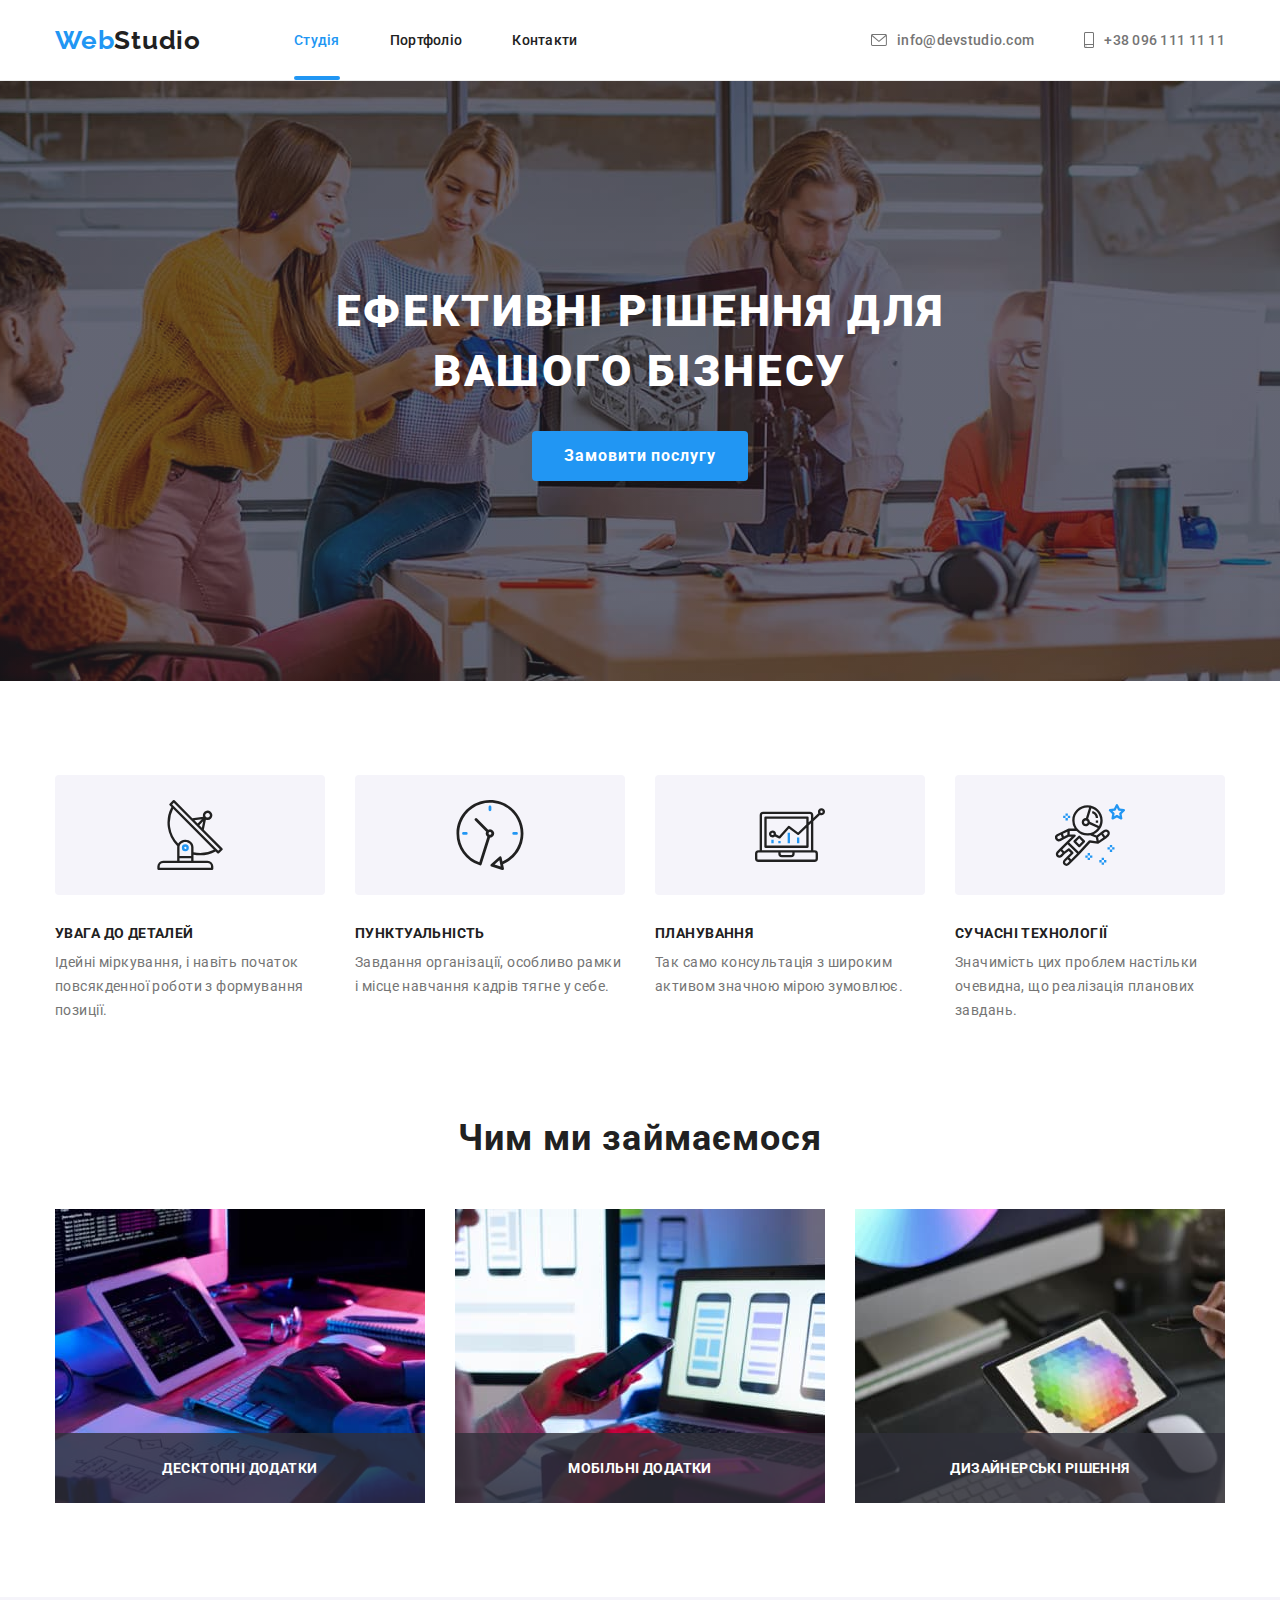
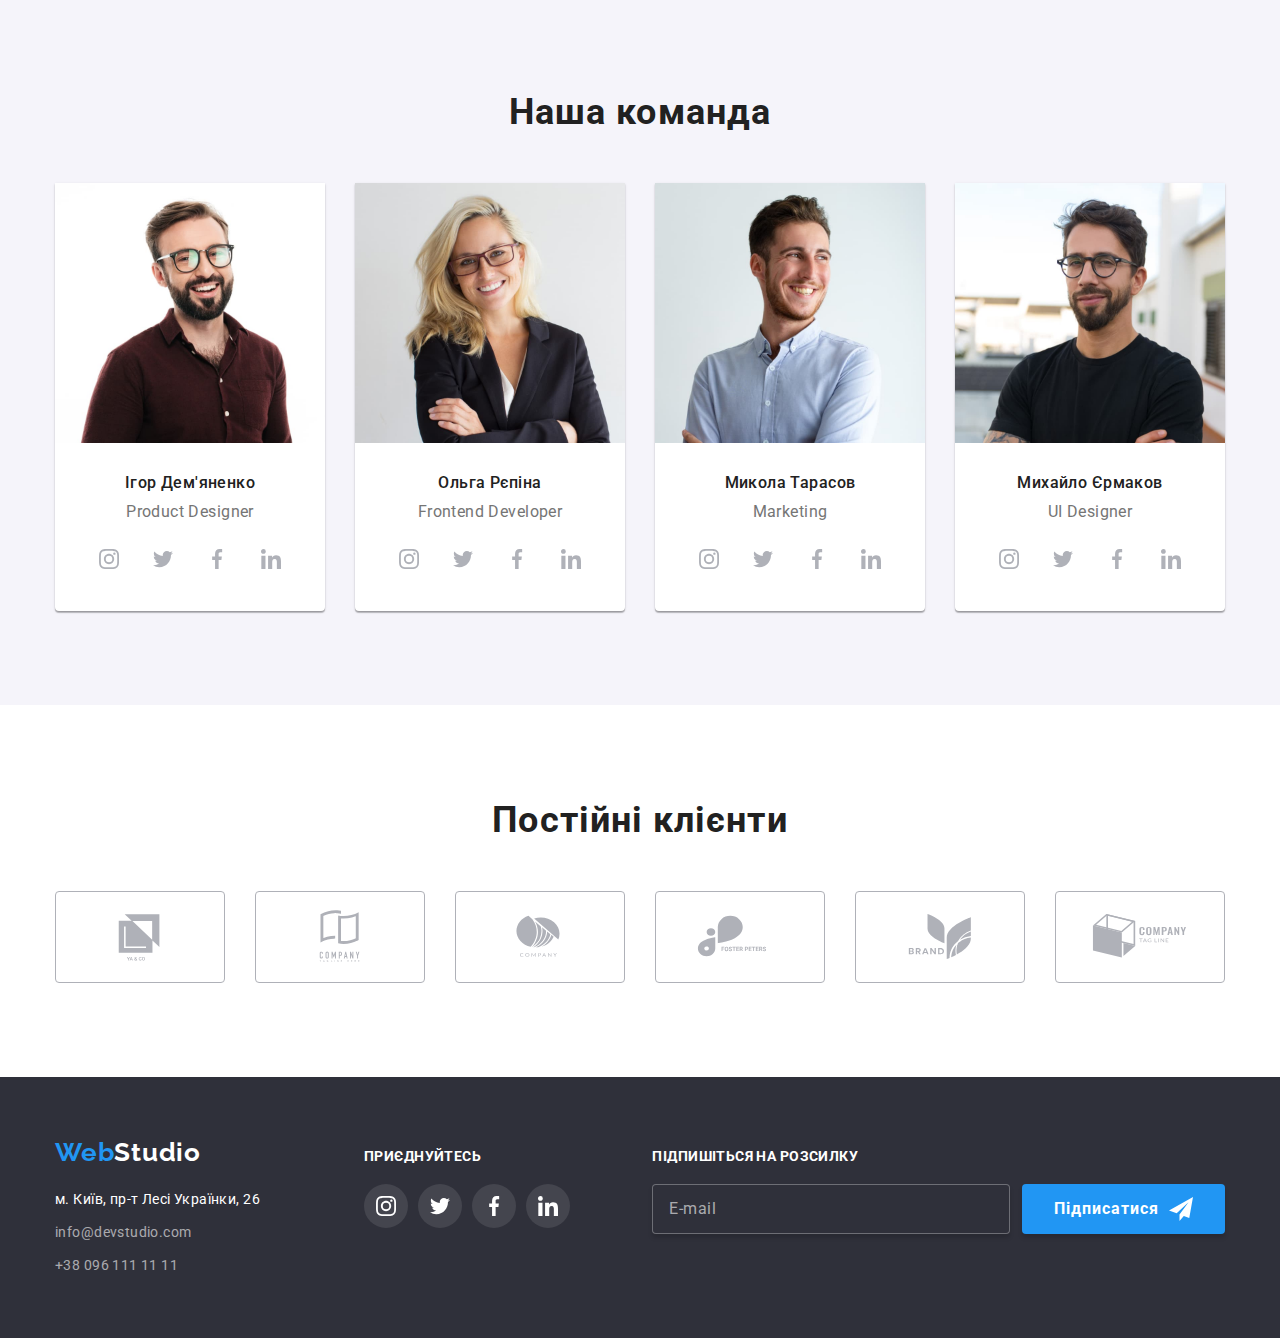
<file: index.html>
<!DOCTYPE html>
<html lang="uk">
<head>
    <meta charset="UTF-8">
    <meta http-equiv="X-UA-Compatible" content="IE=edge">
    <meta name="viewport" content="width=device-width, initial-scale=1.0">
    <title>Студія</title>
    <link rel="stylesheet" href="https://cdn.jsdelivr.net/npm/modern-normalize@1.1.0/modern-normalize.min.css">
    <link rel="preconnect" href="https://fonts.googleapis.com">
    <link rel="preconnect" href="https://fonts.gstatic.com" crossorigin>
    <link href="https://fonts.googleapis.com/css2?family=Raleway:wght@700&family=Roboto:wght@400;500;700;900&display=swap" rel="stylesheet">
    <link rel="stylesheet" href="./css/main.min.css">

</head>
<body>

    <!-- HEADER SECTION -->

    <header class="page-header">
        <div class="container page-header-container">
            <nav class="page-nav">
            
                <!-- logo -->
            
                <a href="./index.html" class="logo link"><span class="web-logo">Web</span>Studio</a>
            
                <!-- navigation menu list -->

                <ul class="menu list">
                    <li class="menu__item">
                        <a class="menu__link menu__link_current link" href="./index.html">Студія</a>
                    </li>
                    <li class="menu__item">
                        <a class="menu__link link" href="./portfolio.html">Портфоліо</a>
                    </li>
                    <li class="menu__item">
                        <a class="menu__link link"  href="#contacts">Контакти</a>
                    </li>
                </ul>
            </nav>

            <!-- navigation contact list -->

            <ul class="contacts list text">
                <li class="contacts__item">
                    <a class="contacts__link link" href="mailto:info@devstudio.com">
                        <svg aria-label="Конверт" class="icons-header" width="16px" height="12px">
                            <use href="./images/icons.svg#icon-envelope"></use>
                        </svg>
                        info@devstudio.com
                    </a>
                </li>
                <li class="contacts__item">
                    <a class="contacts__link link" href="tel:+380961111111">
                        <svg aria-label="Смартфон" class="icons-header" width="10px" height="16px">
                            <use href="./images/icons.svg#icon-smartphone"></use>
                        </svg>
                        +38 096 111 11 11
                    </a>
                </li>
            </ul>
        </div>
    </header>
    
    <!-- MAIN SECTION -->

    <main>
        
        <!-- hero section -->

        <section class="hero">
            <div class="container">
                <h1 class="hero-title">Ефективні рішення для вашого бізнесу</h1>
                <button type="button" class="button-studio" data-modal-open>Замовити послугу</button>
            </div>
        </section>

        <!-- our advantages section -->

        <section class="advanteges section">
            <div class="container">
                <h2 class="visually-hidden section-title">Наші переваги</h2>
                <ul class="advanteges-list list">
                    <li class="advanteges-list__items">
                        <div class="advanteges__block">
                            <svg class="advanteges__icon">
                                <use href="./images/icons.svg#icon-antenna"></use>
                            </svg>
                        </div>
                        <h3 class="advanteges__title">Увага до деталей</h3>
                        <p class="advanteges__text">Ідейні міркування, і навіть початок повсякденної роботи з формування позиції.</p>
                    </li>
                    <li class="advanteges-list__items">
                        <div class="advanteges__block">
                            <svg class="advanteges__icon">
                                <use href="./images/icons.svg#icon-clock"></use>
                            </svg>
                            </div>
                        <h3 class="advanteges__title">Пунктуальність</h3>
                        <p class="advanteges__text">Завдання організації, особливо рамки і місце навчання кадрів тягне у себе.</p>
                    </li>
                    <li class="advanteges-list__items">
                        <div class="advanteges__block">
                            <svg class="advanteges__icon">
                                <use href="./images/icons.svg#icon-diagram"></use>
                            </svg>
                            </div>
                        <h3 class="advanteges__title">Планування</h3>
                        <p class="advanteges__text">Так само консультація з широким активом значною мірою зумовлює.</p>
                    </li>
                    <li class="advanteges-list__items">
                        <div class="advanteges__block">
                            <svg class="advanteges__icon">
                                <use href="./images/icons.svg#icon-astronaut"></use>
                            </svg>
                            </div>
                        <h3 class="advanteges__title">Сучасні технології</h3>
                        <p class="advanteges__text">Значимість цих проблем настільки очевидна, що реалізація планових завдань.</p>
                    </li>
                </ul>
            </div>
        </section>

        <!-- "what do we do?" section -->

        <section class="services">
            <div class="container">
                <h2 class="section-title">Чим ми займаємося</h2>
                <ul class="section-list list">
                    <li>
                        <div class="services-block">
                            <img
                                src="./images/keyboard.jpg"
                                alt="Користувач набирає код на клавіатурі"
                                width="370">
                            <p class="services-block__overlay">Десктопні додатки</p>
                        </div>
                    </li>
                    <li>
                        <div class="services-block">
                            <img
                                src="./images/laptop.jpg"
                                alt="Користувач працює за ноутбуком"
                                width="370">
                            <p class="services-block__overlay">Мобільні додатки</p>
                        </div>
                    </li>
                    <li>
                        <div class="services-block">
                            <img
                                src="./images/tablet.jpg"
                                alt="Користувач працює на планшеті"
                                width="370">
                            <p class="services-block__overlay">Дизайнерські рішення</p>
                        </div>
                    </li>
                </ul>
            </div>
        </section>  
    
        <!-- our team section -->

        <section class="team section">
            <div class="container">
                <h2 class="section-title">Наша команда</h2>
                <ul class="section-list list">
                    <li class="team__card">
                        <img
                            src="./images/Product_Designer.jpg"
                            alt="Ігор Дем'яненко"
                            width="270">
                        <div class="team__info">
                            <h3 class="team__name">Ігор Дем'яненко</h3>
                            <p class="team__position">Product Designer</p>
                            <ul class="social-list list">
                                <li class="social-list-item">
                                    <a href="" class="social-list__link">
                                        <svg aria-label="Посилання на інстаграм" class="social-list__icon" width="20px" height="20px">
                                            <use href="./images/icons.svg#icon-instagram"></use>
                                        </svg>
                                    </a>
                                </li>
                                <li class="social-list-item">
                                    <a href="" class="social-list__link">
                                        <svg aria-label="Посилання на твітер" class="social-list__icon" width="20px" height="20px">
                                            <use href="./images/icons.svg#icon-twitter"></use>
                                        </svg>
                                    </a>
                                </li>
                                <li class="social-list-item">
                                    <a href="" class="social-list__link">
                                        <svg aria-label="Посилання на фейсбук" class="social-list__icon" width="20px" height="20px">
                                            <use href="./images/icons.svg#icon-facebook"></use>
                                        </svg>
                                    </a>
                                </li>
                                <li class="social-list-item">
                                    <a href="" class="social-list__link">
                                        <svg aria-label="Посилання на лінкедін" class="social-list__icon" width="20px" height="20px">
                                            <use href="./images/icons.svg#icon-linkedin"></use>
                                        </svg>
                                    </a>
                                </li>
                            </ul>
                        </div>
                    </li>

                    <li class="team__card">
                        <img 
                            src="./images/Frontend_Developer.jpg"
                            alt="Ольга Рєпіна"
                            width="270">
                        <div class="team__info">
                            <h3 class="team__name">Ольга Рєпіна</h3>
                            <p class="team__position">Frontend Developer</p>
                            <ul class="social-list list">
                                <li class="social-list-item">
                                    <a href="" class="social-list__link">
                                        <svg aria-label="Посилання на інстаграм" class="social-list__icon" width="20px" height="20px">
                                            <use href="./images/icons.svg#icon-instagram"></use>
                                        </svg>
                                    </a>
                                </li>
                                <li class="social-list-item">
                                    <a href="" class="social-list__link">
                                        <svg aria-label="Посилання на твітер" class="social-list__icon" width="20px" height="20px">
                                            <use href="./images/icons.svg#icon-twitter"></use>
                                        </svg>
                                    </a>
                                </li>
                                <li class="social-list-item">
                                    <a href="" class="social-list__link">
                                        <svg aria-label="Посилання на фейсбук" class="social-list__icon" width="20px" height="20px">
                                            <use href="./images/icons.svg#icon-facebook"></use>
                                        </svg>
                                    </a>
                                </li>
                                <li class="social-list-item">
                                    <a href="" class="social-list__link">
                                        <svg aria-label="Посилання на лінкедін" class="social-list__icon" width="20px" height="20px">
                                            <use href="./images/icons.svg#icon-linkedin"></use>
                                        </svg>
                                    </a>
                                </li>
                            </ul>
                        </div>
                    </li>

                    <li class="team__card">
                        <img
                            src="./images/Marketing.jpg"
                            alt="Микола Тарасов"
                            width="270">
                        <div class="team__info">
                            <h3 class="team__name">Микола Тарасов</h3>
                            <p class="team__position">Marketing</p>
                            <ul class="social-list list">
                                <li class="social-list-item">
                                    <a href="" class="social-list__link">
                                        <svg aria-label="Посилання на інстаграм" class="social-list__icon" width="20px" height="20px">
                                            <use href="./images/icons.svg#icon-instagram"></use>
                                        </svg>
                                    </a>
                                </li>
                                <li class="social-list-item">
                                    <a href="" class="social-list__link">
                                        <svg aria-label="Посилання на твітер" class="social-list__icon" width="20px" height="20px">
                                            <use href="./images/icons.svg#icon-twitter"></use>
                                        </svg>
                                    </a>
                                </li>
                                <li class="social-list-item">
                                    <a href="" class="social-list__link">
                                        <svg aria-label="Посилання на фейсбук" class="social-list__icon" width="20px" height="20px">
                                            <use href="./images/icons.svg#icon-facebook"></use>
                                        </svg>
                                    </a>
                                </li>
                                <li class="social-list-item">
                                    <a href="" class="social-list__link">
                                        <svg aria-label="Посилання на лінкедін" class="social-list__icon" width="20px" height="20px">
                                            <use href="./images/icons.svg#icon-linkedin"></use>
                                        </svg>
                                    </a>
                                </li>
                            </ul>
                        </div>
                    </li>

                    <li class="team__card">
                        <img src="./images/UI_Designer.jpg"
                            alt="Михайло Єрмаков"
                            width="270">
                        <div class="team__info">
                            <h3 class="team__name">Михайло Єрмаков</h3>
                            <p class="team__position">UI Designer</p>
                            <ul class="social-list list">
                                <li class="social-list-item">
                                    <a href="" class="social-list__link">
                                        <svg aria-label="Посилання на інстаграм" class="social-list__icon" width="20px" height="20px">
                                            <use href="./images/icons.svg#icon-instagram"></use>
                                        </svg>
                                    </a>
                                </li>
                                <li class="social-list-item">
                                    <a href="" class="social-list__link">
                                        <svg aria-label="Посилання на твітер" class="social-list__icon" width="20px" height="20px">
                                            <use href="./images/icons.svg#icon-twitter"></use>
                                        </svg>
                                    </a>
                                </li>
                                <li class="social-list-item">
                                    <a href="" class="social-list__link">
                                        <svg aria-label="Посилання на фейсбук" class="social-list__icon" width="20px" height="20px">
                                            <use href="./images/icons.svg#icon-facebook"></use>
                                        </svg>
                                    </a>
                                </li>
                                <li class="social-list-item">
                                    <a href="" class="social-list__link">
                                        <svg aria-label="Посилання на лінкедін" class="social-list__icon" width="20px" height="20px">
                                            <use href="./images/icons.svg#icon-linkedin"></use>
                                        </svg>
                                    </a>
                                </li>
                            </ul>
                        </div>
                    </li>
                </ul>
            </div>
        </section>

        <section class="client section">
            <div class="container">
                <h2 class="section-title">Постійні клієнти</h2>
                    <ul class="client-list list">
                        <li class="client__item">
                            <a href="" class="client__link">
                                <svg aria-label="Посилання на постійного клієнта" class="client__icon" width="106px" height="60px">
                                    <use href="./images/icons.svg#icon-logo-1"></use>
                                </svg>
                            </a>
                        </li>
                        <li class="client__item">
                            <a href="" class="client__link">
                                <svg aria-label="Посилання на постійного клієнта" class="client__icon" width="106px" height="60px">
                                    <use href="./images/icons.svg#icon-logo-2"></use>
                                </svg>
                            </a>
                        </li>
                        <li class="client__item">
                            <a href="" class="client__link">
                                <svg aria-label="Посилання на постійного клієнта" class="client__icon" width="106px" height="60px">
                                    <use href="./images/icons.svg#icon-logo-3"></use>
                                </svg>
                            </a>
                        </li>
                        <li class="client__item">
                            <a href="" class="client__link">
                                <svg aria-label="Посилання на постійного клієнта" class="client__icon" width="106px" height="60px">
                                    <use href="./images/icons.svg#icon-logo-4"></use>
                                </svg>
                            </a>
                        </li>
                        <li class="client__item">
                            <a href="" class="client__link">
                                <svg aria-label="Посилання на постійного клієнта" class="client__icon" width="106px" height="60px">
                                    <use href="./images/icons.svg#icon-logo-5"></use>
                                </svg>
                            </a>
                        </li>
                        <li class="client__item">
                            <a href="" class="client__link">
                                <svg aria-label="Посилання на постійного клієнта" class="client__icon" width="106px" height="60px">
                                    <use href="./images/icons.svg#icon-logo-6"></use>
                                </svg>
                            </a>
                        </li>
                    </ul>
            </div>
        </section>
    </main>

    <!-- FOOTER SECTION -->

    <footer class="page-footer text">
        
        <div class="container footer-flex">
        
            <div class="footer-logo">
                    <a href="./index.html" class="logo link"><span class="web-logo">Web</span>Studio</a>

                    <address id="contacts" class="contacts-footer">
                        <ul class="contacts-footer__list list text">
                            <li class="contacts-footer__item">
                                <a class="contacts-footer__link link address" href="https://goo.gl/maps/CPtrU1FHBa2aNyZL9" target="_blank" >м. Київ, пр-т Лесі Українки, 26</a>
                            </li>
                            <li class="contacts-footer__item">
                                <a class="contacts-footer__link link mail" href="mailto:info@devstudio.com">info@devstudio.com</a>
                            </li>
                            <li class="contacts-footer__item">
                                <a class="contacts-footer__link link phone" href="tel:+380961111111">+38 096 111 11 11</a>
                            </li>
                        </ul>
                    </address>
            </div>

            <div class="footer-social-block"> 
                <p class="social-link__title">ПРИЄДНУЙТЕСЬ</p>
                <ul class="footer-social__list list">
                    <li class="footer-contact__item">
                        <a href="" class="footer-contact__link">
                            <svg aria-label="Посилання на інстаграм" class="footer-contact__icon" width="20px" height="20px">
                                <use href="./images/icons.svg#icon-instagram"></use>
                            </svg>
                        </a>
                    </li>
                    <li class="footer-contact__item">
                        <a href="" class="footer-contact__link">
                            <svg ari-label="Посилання на твітер" class="footer-contact__icon" width="20px" height="20px">
                                    <use href="./images/icons.svg#icon-twitter"></use>
                                </svg>
                        </a>
                    </li>
                    <li class="footer-contact__item">
                        <a href="" class="footer-contact__link">
                            <svg aria-label="Посилання на фейсбук" class="footer-contact__icon" width="20px" height="20px">
                                <use href="./images/icons.svg#icon-facebook"></use>
                            </svg>
                        </a>
                    </li>
                    <li class="footer-contact__item">
                        <a href="" class="footer-contact__link">
                            <svg aria-label="Посилання на лінкедін" class="footer-contact__icon" width="20px" height="20px">
                                <use href="./images/icons.svg#icon-linkedin"></use>
                            </svg>
                        </a>
                    </li>
                </ul>
            </div>

            <div class="footer-subscribe-block">
                <p class="subscribe__title">Підпишіться на розсилку</p>

                <form class="footer-form">
                    <label class="subscribe-field">
                        <input 
                            type="email"
                            placeholder="E-mail"
                            class="subscribe-form" 
                            name="user-email" required
                        />
                    </label>
                    <button type="submit" class="subscribe-button button">
                        Підписатися
                        <svg aria-label="Лист-літак для підписки" class="subscribe-letter-icon" width="24px" height="24px">
                            <use href="./images/icons.svg#icon-letter-plane"></use>
                        </svg>
                    </button>
                </form>

            </div>
        </div>
    </footer>

    <!-- MODAL SECTION -->

    <div class="backdrop is-hidden" data-modal>
        <div class="modal">
            <button type="button" class="modal-close-button" data-modal-close>
                <svg aria-label="Кнопка зкриття модільного вікна" class="modal-close__icon" width="18px" height="18px">
                    <use href="./images/icons.svg#icon-modal-close"></use>
                </svg>
            </button>

            <p class="modal-form-title">Залиште свої дані, ми вам передзвонимо</p>

            <form class="modal-form">
                <label class="form-block">
                    <span class="form-field__title">Імʼя</span> 
                    <span class="modal-form__field">
                    <input 
                        type="text" class="form-field__input" required 
                        pattern="[a-zA-Zа-яА-ЯїЇіІ]+"
                        name="user-name"
                    />
                    <svg aria-label="Іконка користувача" class="form-field__icon" width="18px" height="18px">
                        <use href="./images/icons.svg#icon-person"></use>
                    </svg>
                    </span>
                </label>

                <label class="form-block">
                    <span class="form-field__title">Телефон</span> 
                    <span class="modal-form__field">
                    <input 
                        type="tel" class="form-field__input" required 
                        pattern="[0-9]{3}-[0-9]{3}-[0-9]{2}-[0-9]{2}" 
                        title="XXX-XXX-XX-XX"
                        name="user-phone"
                    />
                    <svg aria-label="Іконка телефону" class="form-field__icon" width="18px" height="18px">
                        <use href="./images/icons.svg#icon-phone"></use>
                    </svg>
                    </span>
                </label>

                <label class="form-block">
                    <span class="form-field__title">Пошта</span> 
                    <span class="modal-form__field">
                    <input 
                        type="email" class="form-field__input" required
                        name="user-email"
                    />
                    <svg aria-label="Іконка поштового листа" class="form-field__icon" width="18px" height="18px">
                        <use href="./images/icons.svg#icon-letter-mail"></use>
                    </svg>
                    </span>
                </label>

                <label class="comment-block">
                    <span class="form-field__title">Коментар</span> 
                    <textarea 
                        name="user-comment" 
                        class="comment-field__input" 
                        placeholder="Введіть текст"
                    ></textarea>
                </label>

                <label class="checkbox-block">
                    <input 
                        type="checkbox" 
                        name="user-check" 
                        class="checkbox-form__area visually-hidden" required
                    />

                    <svg aria-label="Галочка" class="checkbox-active" width="16px" height="15px">
                        <use class="checkbox-active__icon" href="./images/icons.svg#icon-active-check"></use>
                    </svg>

                    <span class="modal-rules__text">Погоджуюся з розсилкою та приймаю&nbsp;<a href="" class="modal-rules__link">Умови договору</a></span>
                </label>

                <button type="submit" class="modal-submit-button button">Відправити</button>
            </form>


        </div>
    </div>

    <script src="./js/modal.js"></script>

</body>
</html>
</file>
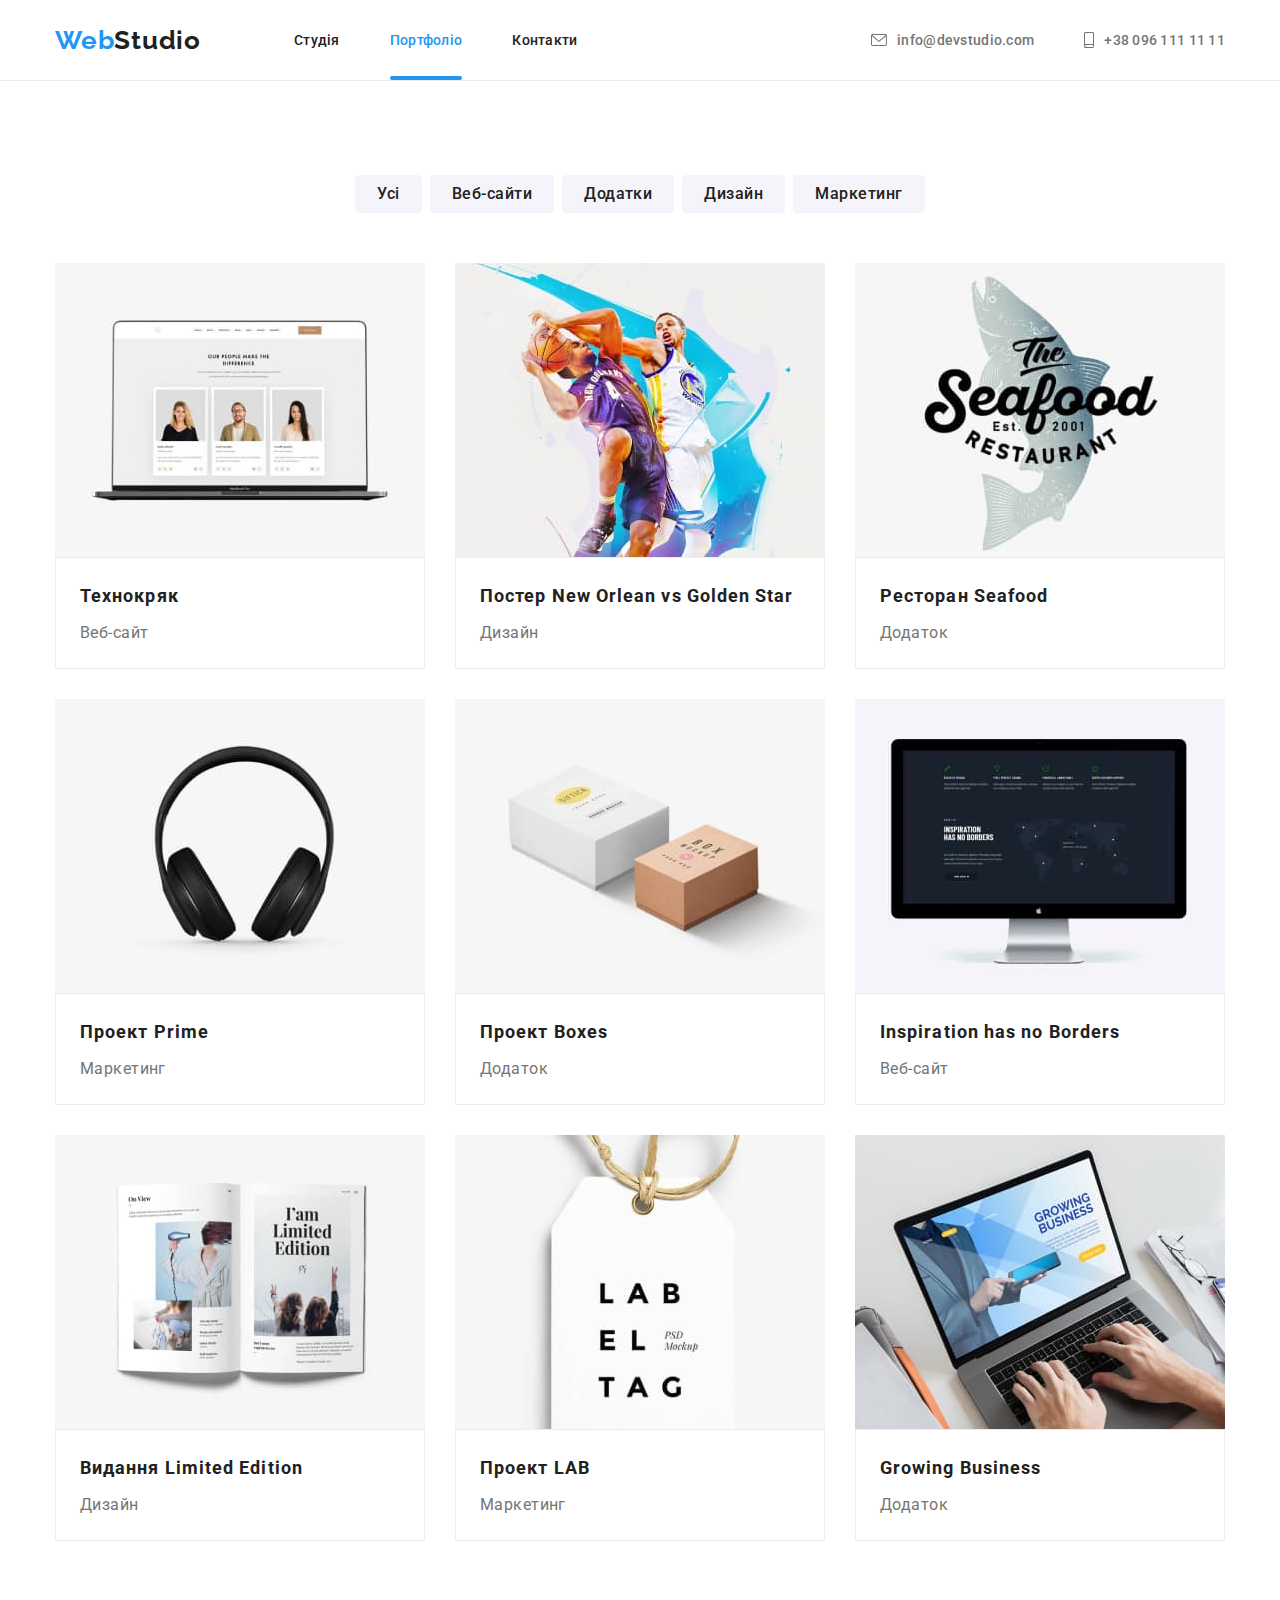
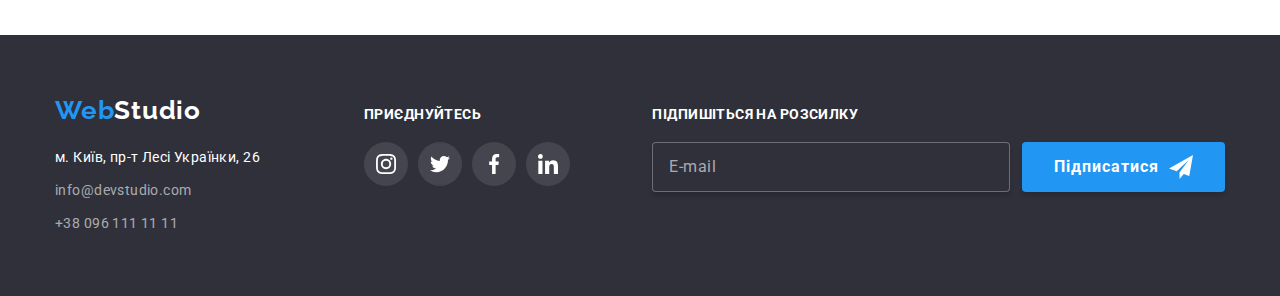
<file: portfolio.html>
<!DOCTYPE html>
<html lang="uk">
<head>
    <meta charset="UTF-8">
    <meta http-equiv="X-UA-Compatible" content="IE=edge">
    <meta name="viewport" content="width=device-width, initial-scale=1.0">
    <title>Портфоліо</title>
    <link rel="stylesheet" href="https://cdn.jsdelivr.net/npm/modern-normalize@1.1.0/modern-normalize.min.css">
    <link rel="preconnect" href="https://fonts.googleapis.com">
    <link rel="preconnect" href="https://fonts.gstatic.com" crossorigin>
    <link href="https://fonts.googleapis.com/css2?family=Raleway:wght@700&family=Roboto:wght@400;500;700;900&display=swap" rel="stylesheet">
    <link rel="stylesheet" href="./css/main.min.css">
</head>
<body>

    <!-- HEADER SECTION -->

    <header class="page-header">
        <div class="container page-header-container">
            <nav class="page-nav">
            
                <!-- logo -->
            
                <a href="./index.html" class="logo link"><span class="web-logo">Web</span>Studio</a>
            
                <!-- navigation menu list -->

                <ul class="menu list">
                    <li class="menu__item">
                        <a class="menu__link link" href="./index.html">Студія</a>
                    </li>
                    <li class="menu__item">
                        <a class="menu__link menu__link_current link" href="./portfolio.html">Портфоліо</a>
                    </li>
                    <li class="menu__item">
                        <a class="menu__link link"  href="#contacts">Контакти</a>
                    </li>
                </ul>
            </nav>

            <!-- navigation contact list -->

            <ul class="contacts list text">
                <li class="contacts__item">
                    <a class="contacts__link link" href="mailto:info@devstudio.com">
                        <svg aria-label="Конверт" class="icons-header" width="16px" height="12px">
                            <use href="./images/icons.svg#icon-envelope"></use>
                        </svg>
                        info@devstudio.com
                    </a>
                </li>
                <li class="contacts__item">
                    <a class="contacts__link link" href="tel:+380961111111">
                        <svg aria-label="Смартфон" class="icons-header" width="10px" height="16px">
                            <use href="./images/icons.svg#icon-smartphone"></use>
                        </svg>
                        +38 096 111 11 11
                    </a>
                </li>
            </ul>
        </div>
    </header>
    
    <!-- MAIN SECTION -->

    <main>

        <!-- portfolio section -->

        <section class="section">
            <div class="container">
                <h1 class="visually-hidden">Заголовок</h1>

                <!-- button navigation -->

                <ul class="filter-button-list list">
                    <li class="filter-button-item">
                        <button type="button" class="filter-button">Усі</button>
                    </li>
                    <li class="filter-button-item">
                        <button type="button" class="filter-button">Веб-сайти</button>
                    </li>
                    <li class="filter-button-item">
                        <button type="button" class="filter-button">Додатки</button>
                    </li>
                    <li class="filter-button-item">
                        <button type="button" class="filter-button">Дизайн</button>
                    </li>
                    <li class="filter-button-item">
                        <button type="button" class="filter-button">Маркетинг</button>
                    </li>
                </ul>

                <!-- project section -->

                <ul class="portfolio-card-list list">
                    <li class="portfolio-card__items">
                        <a href="#" class="portfolio-card__link link">     
                            <div class="portfolio__overlay">
                                <img
                                    src="./images/techno.jpg"
                                    alt="Відкритий ноутбук"
                                    width="370">
                                <p class="overlay__text">
                                    Ресурс пропонує комплексні пропозиції 
                                    з різним рівнем функціоналу та сервісів. 
                                    Все це дозволить відвідувачу отримати вичерпні 
                                    відомості про компанію чи приватну особу.
                                </p>
                            </div>
                            <div class="portfolio-card__info">
                                <h2 class="portfolio-card__title">Технокряк</h2>
                                <p class="portfolio-card__text">Веб-сайт</p>
                            </div>
                        </a>
                    </li>

                    <li class="portfolio-card__items">
                        <a href="#" class="portfolio-card__link link">
                            <div class="portfolio__overlay">
                                <img
                                    src="./images/two_players.jpg"
                                    alt="Два баскетболісти на постері"
                                    width="370">
                                <p class="overlay__text">
                                    Ресурс пропонує комплексні пропозиції 
                                    з різним рівнем функціоналу та сервісів. 
                                    Все це дозволить відвідувачу отримати вичерпні 
                                    відомості про компанію чи приватну особу.
                                </p>
                            </div>
                            <div class="portfolio-card__info">
                                <h2 class="portfolio-card__title">Постер New Orlean vs Golden Star</h2>
                                <p class="portfolio-card__text">Дизайн</p>
                            </div>
                        </a>
                    </li>

                    <li class="portfolio-card__items">
                        
                        <a href="#" class="portfolio-card__link link">
                            <div class="portfolio__overlay">
                                <img
                                    src="./images/seafood.jpg"
                                    alt="Логотип ресторану"
                                    width="370">
                                <p class="overlay__text">
                                    Ресурс пропонує комплексні пропозиції 
                                    з різним рівнем функціоналу та сервісів. 
                                    Все це дозволить відвідувачу отримати вичерпні 
                                    відомості про компанію чи приватну особу.
                                </p>
                            </div>
                            <div class="portfolio-card__info">
                                <h2 class="portfolio-card__title">Ресторан Seafood</h2>
                                <p class="portfolio-card__text">Додаток</p>
                            </div>
                        </a>
                    </li>

                    <li class="portfolio-card__items">
                        <a href="#" class="portfolio-card__link link">
                            <div class="portfolio__overlay">
                                <img
                                    src="./images/headphones.jpg"
                                    alt="Навушники"
                                    width="370">
                                <p class="overlay__text">
                                    Ресурс пропонує комплексні пропозиції 
                                    з різним рівнем функціоналу та сервісів. 
                                    Все це дозволить відвідувачу отримати вичерпні 
                                    відомості про компанію чи приватну особу.
                                </p>
                            </div>
                            <div class="portfolio-card__info">
                                <h2 class="portfolio-card__title">Проект Prime</h2>
                                <p class="portfolio-card__text">Маркетинг</p>
                            </div>
                        </a>
                    </li>

                    <li class="portfolio-card__items">
                        <a href="#" class="portfolio-card__link link">
                            <div class="portfolio__overlay">
                                <img
                                    src="./images/boxes.jpg"
                                    alt="Дві коробки"
                                    width="370">
                                <p class="overlay__text">
                                    Ресурс пропонує комплексні пропозиції 
                                    з різним рівнем функціоналу та сервісів. 
                                    Все це дозволить відвідувачу отримати вичерпні 
                                    відомості про компанію чи приватну особу.
                                </p>
                            </div>
                            <div class="portfolio-card__info">
                                <h2 class="portfolio-card__title">Проект Boxes</h2>
                                <p class="portfolio-card__text">Додаток</p>
                            </div>
                        </a>
                    </li>

                    <li class="portfolio-card__items">
                        <a href="#" class="portfolio-card__link link">
                            <div class="portfolio__overlay">
                                <img
                                    src="./images/display.jpg"
                                    alt="Монітор"
                                    width="370">
                                <p class="overlay__text">
                                    Ресурс пропонує комплексні пропозиції 
                                    з різним рівнем функціоналу та сервісів. 
                                    Все це дозволить відвідувачу отримати вичерпні 
                                    відомості про компанію чи приватну особу.
                                </p>
                            </div>
                            <div class="portfolio-card__info">
                                <h2 class="portfolio-card__title">Inspiration has no Borders</h2>
                                <p class="portfolio-card__text">Веб-сайт</p>                                
                            </div>
                        </a>
                    </li>

                    <li class="portfolio-card__items">
                        <a href="#" class="portfolio-card__link link">
                            <div class="portfolio__overlay">
                                <img
                                    src="./images/magazine.jpg"
                                    alt="Відкрити журнал"
                                    width="370">
                                <p class="overlay__text">
                                    Ресурс пропонує комплексні пропозиції 
                                    з різним рівнем функціоналу та сервісів. 
                                    Все це дозволить відвідувачу отримати вичерпні 
                                    відомості про компанію чи приватну особу.
                                </p>
                            </div>
                            <div class="portfolio-card__info">
                                <h2 class="portfolio-card__title">Видання Limited Edition</h2>
                                <p class="portfolio-card__text">Дизайн</p>
                            </div>
                        </a>
                    </li>

                    <li class="portfolio-card__items">
                        <a href="#" class="portfolio-card__link link">
                            <div class="portfolio__overlay">
                                <img
                                    src="./images/label.jpg"
                                    alt="Бирка"
                                    width="370">
                                <p class="overlay__text">
                                    Ресурс пропонує комплексні пропозиції 
                                    з різним рівнем функціоналу та сервісів. 
                                    Все це дозволить відвідувачу отримати вичерпні 
                                    відомості про компанію чи приватну особу.
                                </p>
                            </div>
                            <div class="portfolio-card__info">
                                <h2 class="portfolio-card__title">Проект LAB</h2>
                                <p class="portfolio-card__text">Маркетинг</p>
                            </div>
                        </a>
                    </li>

                    <li class="portfolio-card__items">
                        <a href="#" class="portfolio-card__link link">
                            <div class="portfolio__overlay">
                                <img
                                    src="./images/growing_business.jpg"
                                    alt="Користувач набирає щось на ноутбуці"
                                    width="370">
                                <p class="overlay__text">
                                    Ресурс пропонує комплексні пропозиції 
                                    з різним рівнем функціоналу та сервісів. 
                                    Все це дозволить відвідувачу отримати вичерпні 
                                    відомості про компанію чи приватну особу.
                                </p>
                            </div>
                            <div class="portfolio-card__info">
                                <h2 class="portfolio-card__title">Growing Business</h2>
                                <p class="portfolio-card__text">Додаток</p>
                            </div>
                        </a>
                    </li>
                </ul>
            </div>
        </section>
    </main>

    <!-- FOOTER SECTION -->

    <footer class="page-footer text">
        
        <div class="container footer-flex">
        
            <div class="footer-logo">
                    <a href="./index.html" class="logo link"><span class="web-logo">Web</span>Studio</a>

                    <address id="contacts" class="contacts-footer">
                        <ul class="contacts-footer__list list text">
                            <li class="contacts-footer__item">
                                <a class="contacts-footer__link link address" href="https://goo.gl/maps/CPtrU1FHBa2aNyZL9" target="_blank" >м. Київ, пр-т Лесі Українки, 26</a>
                            </li>
                            <li class="contacts-footer__item">
                                <a class="contacts-footer__link link mail" href="mailto:info@devstudio.com">info@devstudio.com</a>
                            </li>
                            <li class="contacts-footer__item">
                                <a class="contacts-footer__link link phone" href="tel:+380961111111">+38 096 111 11 11</a>
                            </li>
                        </ul>
                    </address>
            </div>

            <div class="footer-social-block"> 
                <p class="social-link__title">ПРИЄДНУЙТЕСЬ</p>
                <ul class="footer-social__list list">
                    <li class="footer-contact__item">
                        <a href="" class="footer-contact__link">
                            <svg aria-label="Посилання на інстаграм" class="footer-contact__icon" width="20px" height="20px">
                                <use href="./images/icons.svg#icon-instagram"></use>
                            </svg>
                        </a>
                    </li>
                    <li class="footer-contact__item">
                        <a href="" class="footer-contact__link">
                            <svg ari-label="Посилання на твітер" class="footer-contact__icon" width="20px" height="20px">
                                    <use href="./images/icons.svg#icon-twitter"></use>
                                </svg>
                        </a>
                    </li>
                    <li class="footer-contact__item">
                        <a href="" class="footer-contact__link">
                            <svg aria-label="Посилання на фейсбук" class="footer-contact__icon" width="20px" height="20px">
                                <use href="./images/icons.svg#icon-facebook"></use>
                            </svg>
                        </a>
                    </li>
                    <li class="footer-contact__item">
                        <a href="" class="footer-contact__link">
                            <svg aria-label="Посилання на лінкедін" class="footer-contact__icon" width="20px" height="20px">
                                <use href="./images/icons.svg#icon-linkedin"></use>
                            </svg>
                        </a>
                    </li>
                </ul>
            </div>

            <div class="footer-subscribe-block">
                <p class="subscribe__title">Підпишіться на розсилку</p>

                <form class="footer-form">
                    <label class="subscribe-field">
                        <input 
                            type="email"
                            placeholder="E-mail"
                            class="subscribe-form" 
                            name="user-email" required
                        />
                    </label>
                    <button type="submit" class="subscribe-button button">
                        Підписатися
                        <svg aria-label="Лист-літак для підписки" class="subscribe-letter-icon" width="24px" height="24px">
                            <use href="./images/icons.svg#icon-letter-plane"></use>
                        </svg>
                    </button>
                </form>

            </div>
        </div>
    </footer>
</body>
</html>
</file>
<file: css/main.min.css>
:root{--primary-font: "Roboto", sans-serif;--secondary-font: "Raleway", sans-serif;--primary-title-color: #212121;--primary-text-color: #757575;--accent-color: #2196F3;--accent-second-color: #188CE8;--primary-bgc-color: #fff;--primary-body-color: #000;--section-bcg-color: #2F303A;--portfolio-btn-grey-color: #F5F4FA;--footer-contacts-color: rgba(255, 255, 255, 0.6);--footer-elipse-color: rgba(255, 255, 255, 0.1);--primary-border: 1px solid #ECECEC;--fill-social-icon: #AFB1B8;--hero-bgc:#C4C4C4}.visually-hidden{position:absolute;white-space:nowrap;width:1px;height:1px;overflow:hidden;border:0;padding:0;clip:rect(0 0 0 0);clip-path:inset(50%);margin:-1px}h1,h2,h3,h4,h5,h6,p{margin-top:0;margin-bottom:0}ul{margin-top:0;margin-bottom:0;padding-left:0}*{box-sizing:border-box}.list{list-style:none;padding-left:0}.link{text-decoration:none}body{color:var(--primary-body-color);background-color:var(--primary-bgc-color);font-family:var(--primary-font);font-size:14px;letter-spacing:.03em}img{display:block;max-width:100%;height:auto}button{display:block;margin:0 auto;font-family:inherit;cursor:pointer;border:none;border-radius:4px}.section{padding-top:94px;padding-bottom:94px}.section-title{font-size:36px;font-weight:700;line-height:1.1666666667;color:var(--primary-title-color);text-align:center;margin-bottom:50px;letter-spacing:.03em}.section-list{display:flex;column-gap:30px}.container{width:1200px;margin:0 auto;padding:0 15px}.modal{position:absolute;top:50%;left:50%;padding:40px;transform:translate(-50%, -50%);width:528px;height:581px;background:var(--primary-bgc-color);box-shadow:0px 1px 3px rgba(0,0,0,.12),0px 1px 1px rgba(0,0,0,.14),0px 2px 1px rgba(0,0,0,.2);border-radius:4px}.modal-submit-button{font-size:16px;font-weight:700;line-height:1.875;background-color:var(--accent-color);color:var(--primary-bgc-color);align-items:center;text-align:center;letter-spacing:.06em;padding:10px 52px;box-shadow:0px 4px 4px rgba(0,0,0,.15);border-radius:4px;transition-property:background-color,color;transition-duration:250ms;transition-timing-function:cubic-bezier(0.4, 0, 0.2, 1)}.modal-submit-button:hover,.modal-submit-button:focus,.modal-submit-button:active{background-color:var(--accent-second-color);color:var(--primary-bgc-color)}.modal-close-button{display:flex;align-items:center;justify-content:center;border-radius:50%;position:absolute;top:8px;right:8px;width:30px;height:30px;background-color:var(--primary-bgc-color);border:1px solid rgba(0,0,0,.1);padding:0}.modal-close__icon{transition-property:fill;transition-duration:250ms;transition-timing-function:cubic-bezier(0.4, 0, 0.2, 1)}.modal-close__icon:hover,.modal-close__icon:focus{fill:var(--accent-color)}.modal-form{display:flex;flex-direction:column}.modal-form-title{font-size:20px;font-weight:700;line-height:1.15;text-align:center;letter-spacing:.03em;color:var(--primary-title-color);margin-bottom:12px}.form-field__input{width:100%;height:40px;border:1px solid rgba(33,33,33,.2);border-radius:4px;padding-left:42px;transition-property:border-color;transition-duration:250ms;transition-timing-function:cubic-bezier(0.4, 0, 0.2, 1)}.form-field__input:focus{outline:none;border-color:var(--accent-color)}.form-block{margin-bottom:10px}.comment-block{margin-bottom:20px}.comment-field__input{padding:12px 16px;width:100%;height:120px;border:1px solid rgba(33,33,33,.2);border-radius:4px;transition-property:border-color;transition-duration:250ms;transition-timing-function:cubic-bezier(0.4, 0, 0.2, 1);resize:none}.comment-field__input::placeholder{font-size:12px;font-weight:400;line-height:1.1666666667;letter-spacing:.01em;color:rgba(117,117,117,.5)}.comment-field__input:focus{outline:none;border-color:var(--accent-color)}.form-field__title{font-size:12px;font-weight:400;line-height:1.1666666667;display:block;margin-bottom:4px;letter-spacing:.01em;color:var(--primary-text-color)}.form-field__icon{position:absolute;top:50%;left:12px;transform:translateY(-50%);color:var(--primary-title-color);transition-duration:250ms;transition-timing-function:cubic-bezier(0.4, 0, 0.2, 1)}.form-field__input:focus+.form-field__icon{fill:var(--accent-color)}.checkbox-block{display:flex;align-items:center;margin-bottom:30px;justify-content:center}.modal-form__field{display:block;position:relative;transition-property:fill;transition-duration:250ms;transition-timing-function:cubic-bezier(0.4, 0, 0.2, 1)}.checkbox-active{border:2px solid var(--primary-title-color);border-radius:3px;cursor:pointer;fill:rgba(0,0,0,0);margin-right:7px}.checkbox-form__area:focus+.checkbox-active{box-shadow:0 0 0 1px var(--primary-body-color);transition-duration:250ms;transition-timing-function:cubic-bezier(0.4, 0, 0.2, 1)}.checkbox-form__area:checked+.checkbox-active .checkbox-active__icon{display:block}.checkbox-form__area:checked+.checkbox-active{border:none}.checkbox-active__icon{display:none}.modal-rules__link{color:var(--accent-color)}.modal-rules__text{font-size:14px;font-weight:400;line-height:1.7142857143;letter-spacing:.03em;color:var(--primary-text-color)}.logo{font-size:26px;font-weight:700;line-height:1.1923076923;font-family:var(--secondary-font);letter-spacing:.03em;margin-right:93px}.web-logo{color:var(--accent-color)}.footer-logo{margin-right:70px}.backdrop{position:fixed;top:0;left:0;z-index:100;width:100%;height:100%;background-color:rgba(0,0,0,.2);transition-property:opacity,visibility;transition-duration:250ms;transition-timing-function:cubic-bezier(0.4, 0, 0.2, 1)}.backdrop.is-hidden{opacity:0;visibility:hidden;pointer-events:none}.subscribe__title{font-size:14px;font-weight:700;line-height:1.1428571429;letter-spacing:.03em;text-transform:uppercase;margin-bottom:20px}.footer-form{display:flex;align-items:center;justify-content:center;gap:12px}.subscribe-form{width:358px;height:50px;padding-left:16px;color:var(--footer-contacts-color);background-color:var(--section-bcg-color);border:1px solid rgba(255,255,255,.3);border-radius:4px;box-shadow:0px 4px 4px 0px rgba(0,0,0,.15);transition-property:border-color;transition-duration:250ms;transition-timing-function:cubic-bezier(0.4, 0, 0.2, 1)}.subscribe-form::placeholder{font-weight:400;font-size:16px;line-height:20px;letter-spacing:.03em;color:var(--footer-contacts-color)}.subscribe-form:focus{outline:none;border-color:var(--accent-color)}.subscribe-button{font-size:16px;font-weight:700;line-height:1.875;display:flex;align-items:center;justify-content:center;gap:10px;background-color:var(--accent-color);color:var(--primary-bgc-color);align-items:center;text-align:center;letter-spacing:.06em;padding:10px 32px;box-shadow:0px 4px 4px rgba(0,0,0,.15);border-radius:4px;transition-property:background-color,color;transition-duration:250ms;transition-timing-function:cubic-bezier(0.4, 0, 0.2, 1)}.subscribe-button:hover,.subscribe-button:focus,.subscribe-button:active{background-color:var(--accent-second-color);color:var(--primary-bgc-color)}.page-header{border-bottom:var(--primary-border)}.page-header-container{display:flex;align-items:center}.page-nav{display:flex;align-items:center}.page-nav .link{color:var(--primary-title-color)}.menu{display:flex;column-gap:50px}.menu .link:hover,.menu .link:focus{color:var(--accent-color)}.menu__item{padding-top:32px;padding-bottom:32px}.contacts{display:flex;column-gap:50px;margin-left:auto}.menu__link_current.link{color:var(--accent-color);height:100%}.menu__link_current::after{content:"";position:absolute;display:block;width:100%;height:4px;background-color:var(--accent-color);border-radius:2px;bottom:0}.menu__link{font-size:14px;font-weight:500;line-height:1.1428571429;position:relative;font-family:var(--primary-font);letter-spacing:.02em;transition-property:color;transition-duration:250ms;transition-timing-function:cubic-bezier(0.4, 0, 0.2, 1);padding:32px 0}.contacts__link{font-size:14px;font-weight:500;line-height:1.1428571429;color:var(--primary-text-color);font-family:var(--primary-font);letter-spacing:.02em;display:flex;align-items:center;fill:currentColor;padding:1px 0px;transition-property:color;transition-duration:250ms;transition-timing-function:cubic-bezier(0.4, 0, 0.2, 1)}.contacts__link:hover,.contacts__link:focus{color:var(--accent-color)}.icons-header{margin-right:10px}.hero{background-color:var(--hero-bgc);padding-top:200px;padding-bottom:200px;background-image:linear-gradient(rgba(47, 48, 58, 0.4), rgba(47, 48, 58, 0.4)),url(../images/background-image-hero.jpg);background-size:cover;max-width:1600px;height:600px;margin:0 auto;background-position:center}.hero-title{font-size:44px;font-weight:900;line-height:1.3636363636;color:var(--primary-bgc-color);text-align:center;letter-spacing:.06em;text-transform:uppercase;margin-bottom:30px;width:696px;margin-left:auto;margin-right:auto}.button-studio{font-size:16px;font-weight:700;line-height:1.875;background-color:var(--accent-color);color:var(--primary-bgc-color);align-items:center;text-align:center;letter-spacing:.06em;padding:10px 32px;transition-property:background-color,color;transition-duration:250ms;transition-timing-function:cubic-bezier(0.4, 0, 0.2, 1)}.button-studio:hover,.button-studio:focus,.button-studio:active{background-color:var(--accent-second-color);color:var(--primary-bgc-color)}.advanteges__block{display:flex;justify-content:center;align-items:center;height:120px;width:100%;background-color:var(--portfolio-btn-grey-color);border-radius:4px;margin-bottom:30px}.advanteges-list{display:flex}.advanteges-list .advanteges__title{font-size:14px;font-weight:700;line-height:1.1428571429;column-gap:30px;color:var(--primary-title-color);text-transform:uppercase;margin-bottom:10px}.advanteges-list .advanteges__text{color:var(--primary-text-color);line-height:1.71}.advanteges-list__items{flex-basis:calc((100% - 90px)/4)}.advanteges-list__items:not(:last-child){margin-right:30px}.advanteges__icon{width:70px;height:70px}.team{background-color:var(--portfolio-btn-grey-color)}.team__card{background-color:var(--primary-bgc-color);box-shadow:0px 1px 3px rgba(0,0,0,.12),0px 1px 1px rgba(0,0,0,.14),0px 2px 1px rgba(0,0,0,.2);border-radius:0px 0px 4px 4px}.team__name{font-size:16px;font-weight:500;line-height:1.1875;color:var(--primary-title-color);text-align:center;margin-bottom:10px}.team__position{font-size:16px;font-weight:400;line-height:1.1875;color:var(--primary-text-color);text-align:center;margin-bottom:16px}.team__info{padding-top:30px;padding-bottom:30px}.social-list__icon{fill:currentColor}.social-list{display:flex;justify-content:center;align-items:center;column-gap:10px}.social-list__link{display:flex;justify-content:center;align-items:center;width:44px;height:44px;border-radius:50%;color:var(--fill-social-icon);transition-property:background-color,color;transition-duration:250ms;transition-timing-function:cubic-bezier(0.4, 0, 0.2, 1)}.social-list__link:hover,.social-list__link:focus{background-color:var(--accent-color);color:var(--primary-bgc-color)}.client-list{display:flex;justify-content:center;align-items:center;column-gap:30px}.client__link{display:flex;justify-content:center;align-items:center;border:1px solid currentColor;width:170px;height:92px;border-radius:4px;color:var(--fill-social-icon);transition-property:color;transition-duration:250ms;transition-timing-function:cubic-bezier(0.4, 0, 0.2, 1)}.client__link:hover,.client__link:focus{color:var(--accent-color)}.client__icon{fill:currentColor}.page-footer{padding-top:60px;padding-bottom:60px}.page-footer,.page-footer .link{background-color:var(--section-bcg-color);color:var(--primary-bgc-color);font-style:normal;flex-direction:column;transition-property:color;transition-duration:250ms;transition-timing-function:cubic-bezier(0.4, 0, 0.2, 1)}.page-footer .contacts-footer__link.mail,.page-footer .contacts-footer__link.phone,.page-footer .link .contacts-footer__link.mail,.page-footer .link .contacts-footer__link.phone{color:var(--footer-contacts-color)}.contacts-footer__list .link:hover,.contacts-footer__list .link:focus{color:var(--accent-color)}.contacts-footer__item{font-family:var(--primary-font);font-size:14px;line-height:1.71}.contacts-footer__item:not(:last-child){margin-bottom:9px}.contacts-footer{margin-top:20px}.footer-social__list{display:flex;column-gap:10px}.footer-contact__link{display:flex;justify-content:center;align-items:center;width:44px;height:44px;border-radius:50%;background-color:var(--footer-elipse-color);color:var(--primary-bgc-color);transition-property:background-color;transition-duration:250ms;transition-timing-function:cubic-bezier(0.4, 0, 0.2, 1)}.footer-contact__link:hover,.footer-contact__link:focus{background-color:var(--accent-color)}.footer-contact__icon{fill:currentColor}.footer-flex{display:flex;align-items:baseline}.footer-social-block{margin-right:auto}.social-link__title{font-size:14px;font-weight:700;line-height:1.1428571429;margin-bottom:20px}.portfolio-card-list{display:flex;flex-wrap:wrap;gap:30px}.portfolio-card-list .portfolio-card__title{font-size:18px;font-weight:700;line-height:2;color:var(--primary-title-color);letter-spacing:.06em;margin-bottom:4px}.portfolio-card-list .portfolio-card__text{color:var(--primary-text-color);font-size:16px;line-height:1.87}.portfolio-card__info{padding:20px 24px;border:var(--primary-border);border-top:2 solid rgba(0,0,0,0)}.portfolio-card__link{display:block}.portfolio-card__link:hover,.portfolio-card__link:focus{box-shadow:0px 1px 1px rgba(0,0,0,.12),0px 4px 4px rgba(0,0,0,.06),1px 4px 6px rgba(0,0,0,.16)}.portfolio-card__link:hover .overlay__text,.portfolio-card__link:focus .overlay__text{transform:translate(0%)}.portfolio-card__link:hover .portfolio__overlay,.portfolio-card__link:focus .portfolio__overlay{box-shadow:0px 4px 4px rgba(0,0,0,.25)}.portfolio__overlay{position:relative;overflow:hidden}.overlay__text{font-size:18px;font-weight:400;line-height:1.5555555556;position:absolute;left:0;top:0;width:100%;height:100%;background-color:rgba(33,150,243,.9);color:var(--primary-bgc-color);letter-spacing:.03em;padding:63px 24px;overflow:auto;transform:translateY(100%);transition-property:transform,box-shadow;transition-duration:250ms;transition-timing-function:cubic-bezier(0.4, 0, 0.2, 1)}.filter-button{font-size:16px;font-weight:500;line-height:1.625;background-color:var(--portfolio-btn-grey-color);color:var(--primary-title-color);text-align:center;letter-spacing:.03em;padding:6px 22px;transition-property:color,background-color,box-shadow;transition-duration:250ms;transition-timing-function:cubic-bezier(0.4, 0, 0.2, 1)}.filter-button:hover,.filter-button:focus{color:var(--primary-bgc-color);background-color:var(--accent-second-color);box-shadow:0px 3px 1px rgba(0,0,0,.1),0px 1px 2px rgba(0,0,0,.08),0px 2px 2px rgba(0,0,0,.12)}.filter-button-list{display:flex;justify-content:center;margin-bottom:50px}.filter-button-item{margin-right:8px}.filter-button-item:last-child{margin-right:0}.services{padding-bottom:94px}.services-block{position:relative}.services-block__overlay{font-size:14px;font-weight:700;line-height:1.1428571429;display:flex;align-items:center;justify-content:center;position:absolute;bottom:0;width:100%;height:70px;text-transform:uppercase;color:var(--primary-bgc-color);background-color:rgba(47,48,58,.8)}/*# sourceMappingURL=main.min.css.map */
</file>
